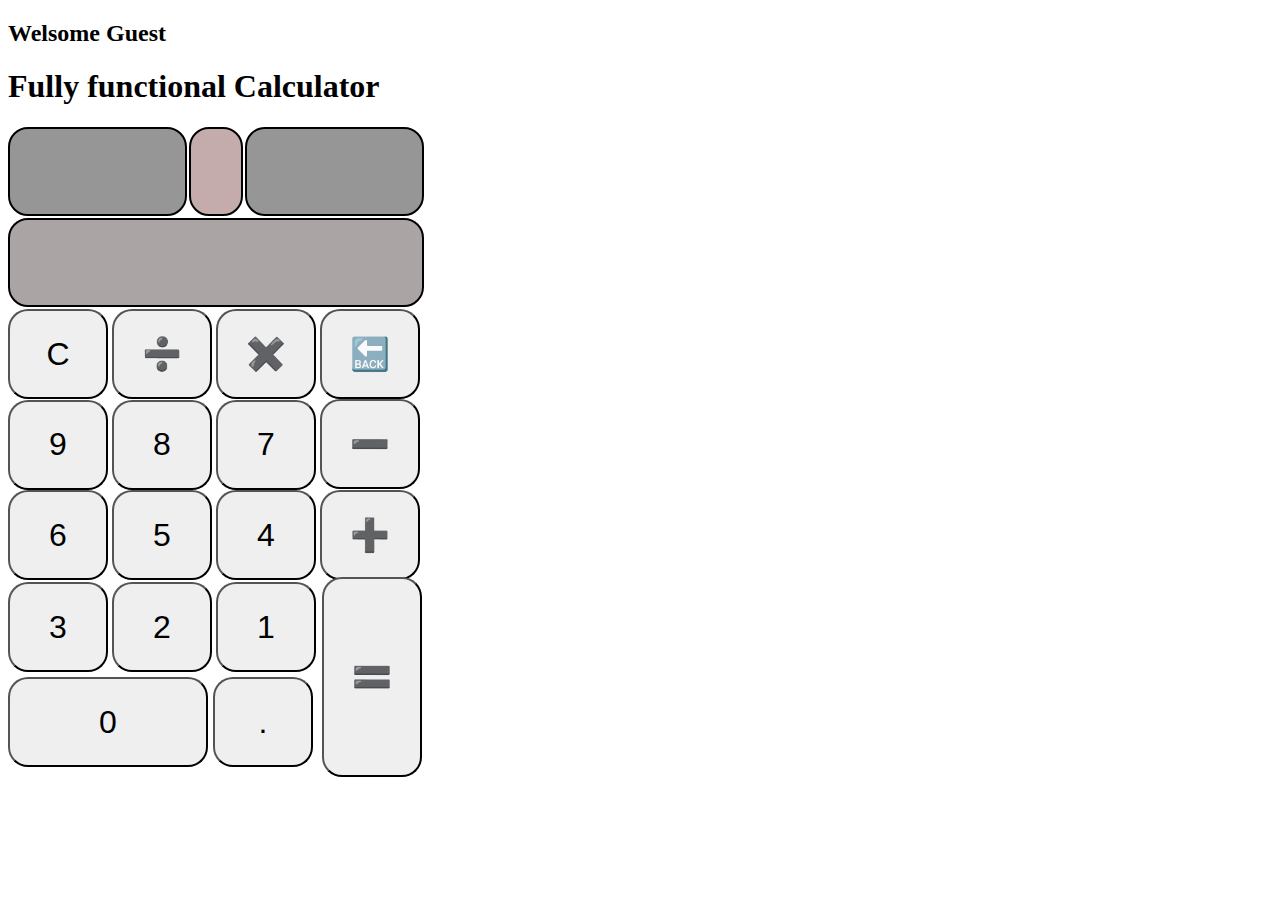
<file: Aviraj/All-files/calculator/calculator.html>
<!DOCTYPE html>
<html lang="en">
<head>
    <meta charset="UTF-8">
    <meta name="viewport" content="width=device-width, initial-scale=1.0">
    <title>Calculator</title>
    <link rel="stylesheet" href="calculator.css">
</head>
<body>
    <div class="headings" >
    <h2 id="heading1" aria-required="true"> </h2>

    <h1> Fully functional Calculator</h1>
    </div>

    <div class="calculator">
        <div class="screens">
        <div id="first-num"></div>
        <div id="operator"></div>

        <div id="sec-num"></div>
    </div>
        <div id="screen"></div>

        <div class="line1">
            <button id="all-clear" class="action">C</button>
            <button class="action">➗</button>
            <button class="action">✖️</button>  
            <button class="action">🔙</button>
        </div>

        <div class="line2">
            <button class="value">9</button>
            <button class="value">8</button>
            <button class="value">7</button>  
            <button class="action">➖</button>
        </div>

            <div class="line3">
            <button class="value">6</button>
            <button class="value">5</button>
            <button class="value">4</button>  
            <button class="action">➕</button>
        </div>

            <div class="line4" style="margin-top: 2px;">
            <button class="value">3</button>
            <button class="value">2</button>
            <button class="value">1</button>  
            <!-- <button class="action"></button> -->
        </div>

        <div class="line5" style="display: flex; margin-top: 5px;">
            <button style="width: 200px;" class="value"> 0 </button>
            <button class="value" style="margin-left: 5px;"> . </button>
            <button id="equals-too" class="action" style="height: 200px; margin-top: -100px; margin-left: 9px;">🟰</button>
        </div>
    </div>
 

    <script src="calculator.js"></script>
</body>
</html>
</file>
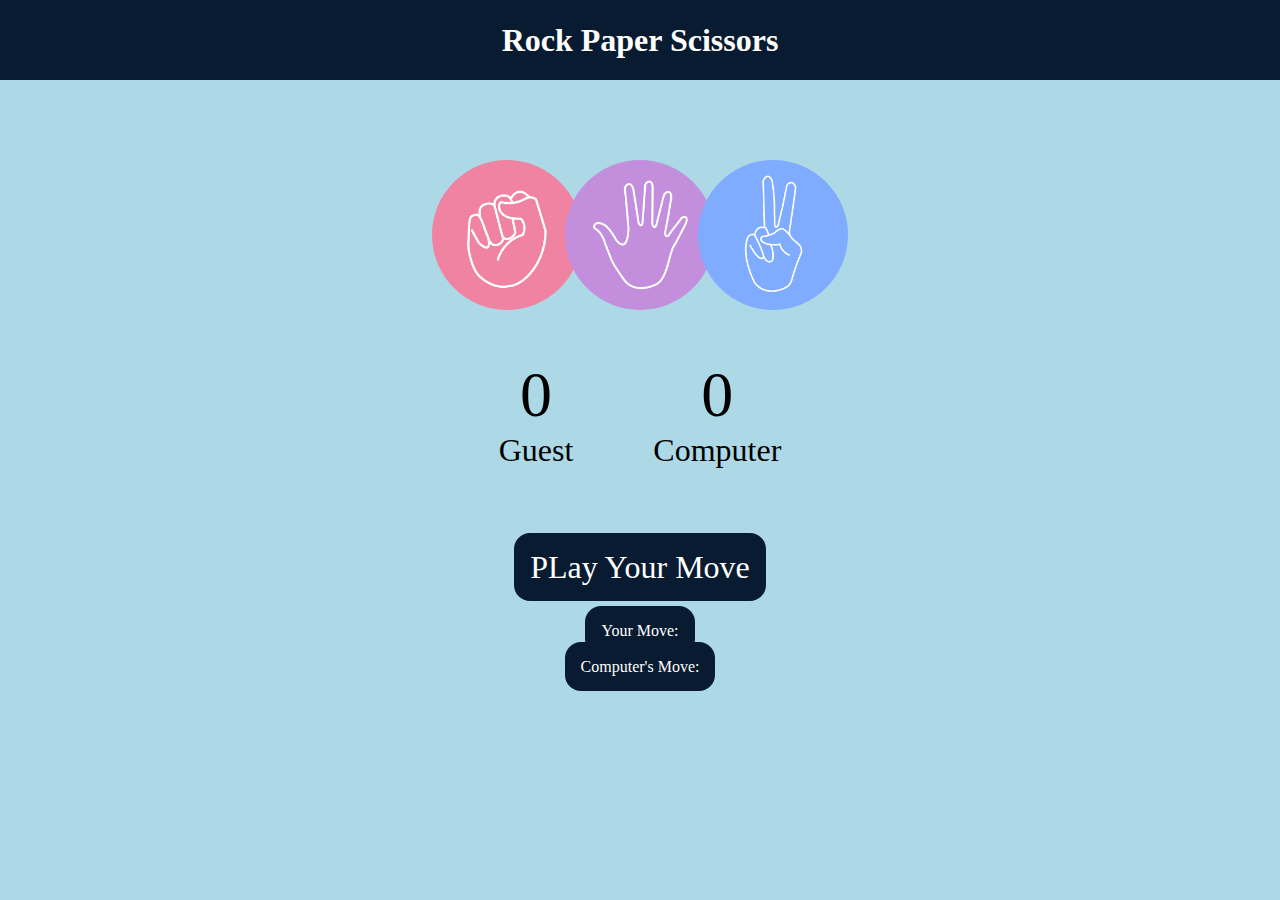
<file: Aviraj/All-files/Rock-Ppaer-Scissor/rps.html>
<!DOCTYPE html>
<html lang="en">
<head>
    <meta charset="UTF-8">
    <meta name="viewport" content="width=device-width, initial-scale=1.0">
    <title>Rock Paper Scissors</title>
    <link rel="stylesheet" href="rps.css">
</head>
<body>
    
    <h1>Rock Paper Scissors</h1>
    <div class="choices">
        <div class="choice" id="rock">
            <img src="../images/rock.png" alt="">
        </div>
        <div class="choice" id="paper">
            <img src="../images/paper.png" alt="">
        </div>
        <div class="choice" id="scissors">
            <img src="../images/scissors.png" alt="">
        </div>
    </div>

<div class="scoreboard">
    <div class="score" >
        <p id="user-score">0</p>
        <p id="prompt">You're name</p>
    </div>
    <div class="score" >
        <p id="comp-score">0</p>
        <p>Computer</p>
    </div>
</div>

<div class="msg-container">
    <p id="msg"> PLay Your Move</p>
</div>
<br><br>
<p id="ur-msg"> Your Move: </p> <br><br>
<p id="comp-msg"> Computer's Move: </p>

<script src="rps.js"></script>
</body>
</html>
</file>
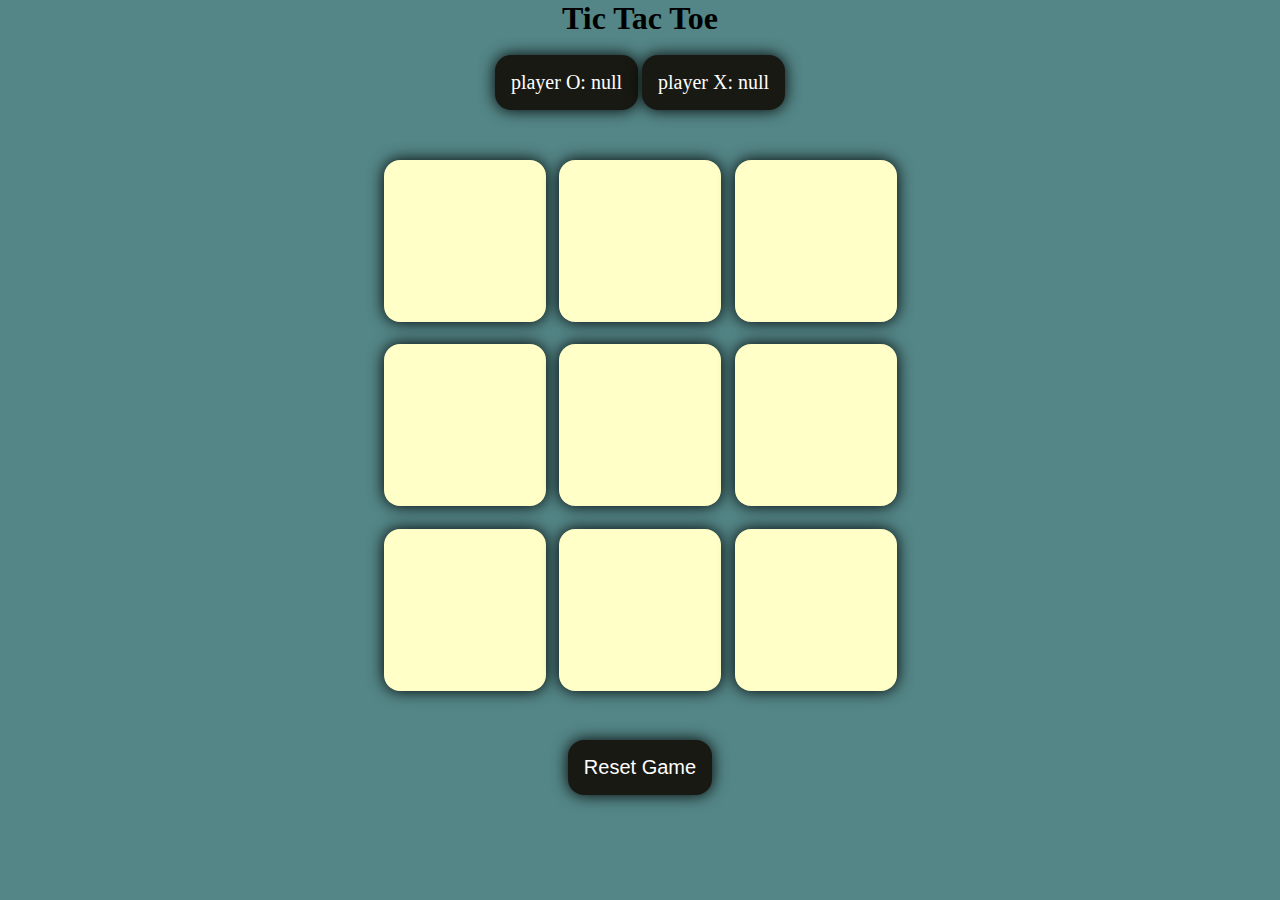
<file: Aviraj/All-files/Tic-Tac-Toe/ttt.html>
<!DOCTYPE html>
<html lang="en">
<head>
    <meta charset="UTF-8">
    <meta name="viewport" content="width=device-width, initial-scale=1.0">
    <title>Tic-Tac-Toe</title>
    <link rel="stylesheet" href="ttt.css">
</head>
<body>
    <div class="msg-container hide">
        <p id="msg">Winner</p>
        <br><br>
        <button id="newbtn">New Game</button>
    </div>
    <!-- <div class="draw-msg ">
        <p id="drawmsgs"></p>
    </div> -->
    <main>
    <h1 id="h1">Tic Tac Toe</h1> <br>
    <p id="Ouser">O</p>
    <p id="Xuser">X</p>
    <div class="container">
    <div class="game">
        <button class="box"></button>
        <button class="box"></button>
        <button class="box"></button>
        <button class="box"></button>
        <button class="box"></button>
        <button class="box"></button>
        <button class="box"></button>
        <button class="box"></button>
        <button class="box"></button>
    </div>
   </div>
   <button id="resetbtn">Reset Game</button>
   </main>


   <!-- <a href="index.html">
    <button>Go to Main Page</button>
   </a> -->
<script src="ttt.js"></script>
</body>
</html>
</file>
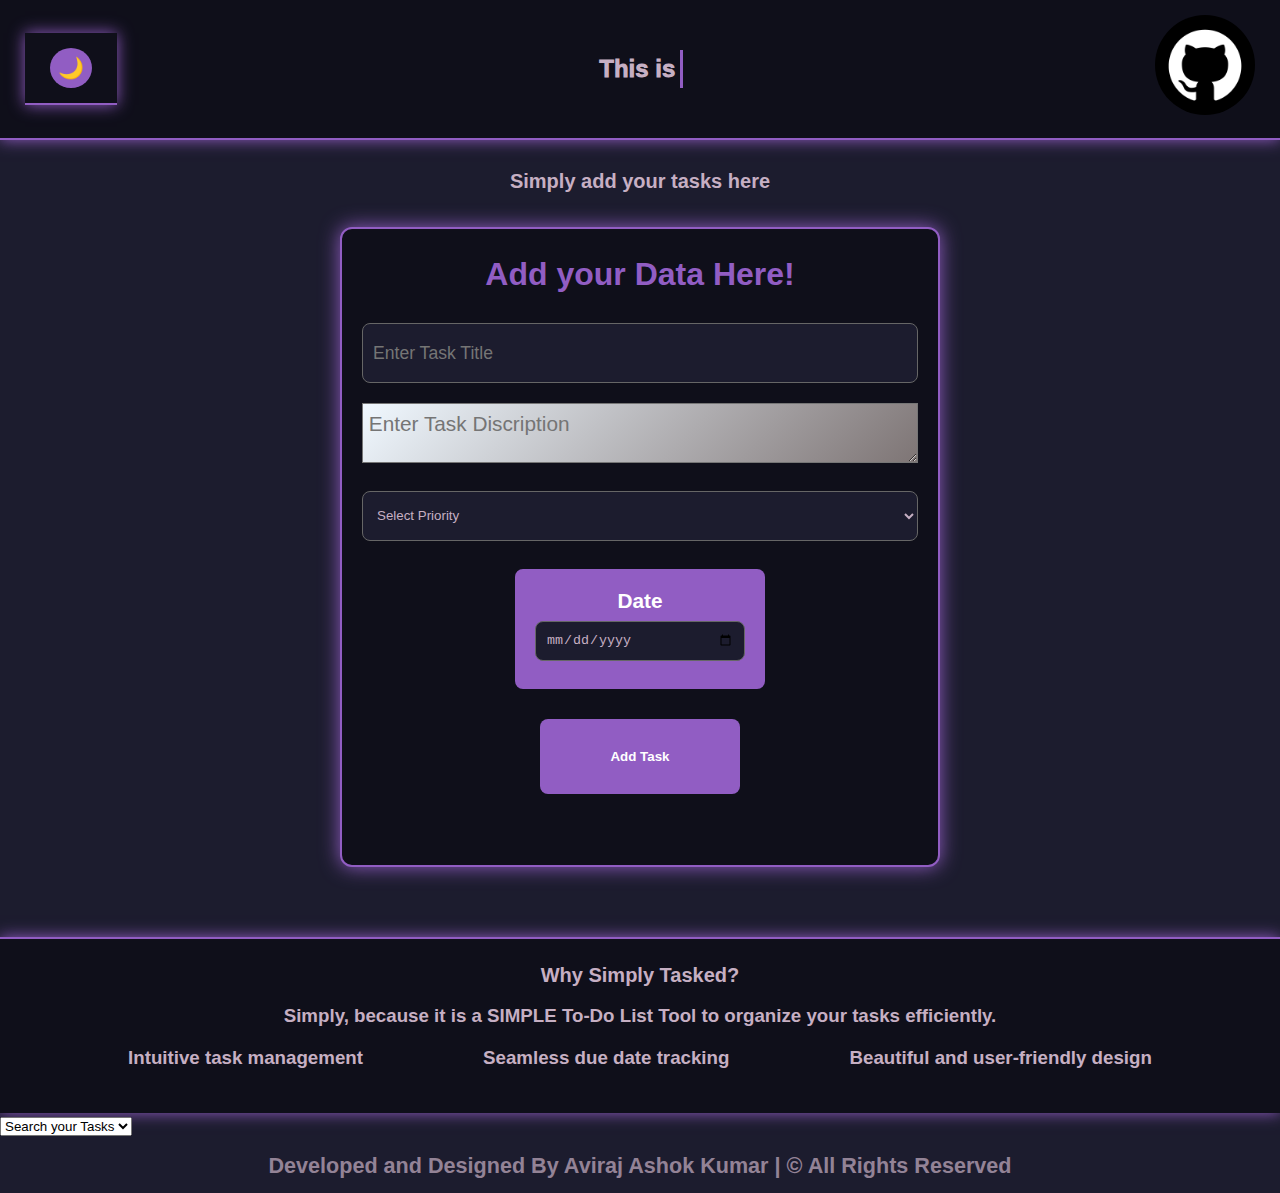
<file: Aviraj/All-files/to-d-list/to-d-list.html>
<!DOCTYPE html>
<html lang="en">
<head>
    <meta charset="UTF-8">
    <meta name="viewport" content="width=device-width, initial-scale=1.0">
    <title>to-d-list Application</title>
    <link rel="stylesheet" href="to-d-list.css">
</head>
<body>
    <div class="navbar">
        <div class="navbar">
    <button id="theme-toggle">🌙</button>
    </div>
 

        <div class="text-list">
        <span class="line-typing" id="typed-line"></span>
        </div>

        <div class="github-logo">
        <a href="https://github.com/Aviraj216" target="_blank">
            <img src="../images/github-logo.png" alt="GitHub Right" title="GitHub Logo" style="height: 100px; width: 100px; border-radius: 50%;"/>
        </a>
        </div>
    </div>
    <br>
    <div class="text-list" style="font-size: 1.25rem; font-weight:800;">Simply add your tasks here</div>



    <form action="" id="to-d-list-form"> 
        <h1>Add your Data Here!</h1>
        <input name="Task title" id="task-title" placeholder="Enter Task Title" required></input>
        <textarea name="Task discription" id="task-discription" placeholder=" Enter Task Discription" required></textarea>
        <select name="priority seceltion" id="priority-selection" required>
            <option value="" disabled selected>Select Priority</option>
            <option value="high">High</option>
            <option value="medium">Medium</option>
            <option value="low">Low</option>
        </select> <br>
        <button id="date-button">
         Date <br>  <!-- <label for="date">Date:</label> -->
            <input id="date" type="date" name="date" required >
        </button> <br>
            <button type="submit" id="add-task">Add Task</button>
    </form>


    <div class="task-output">
        <button id="delete-task" hidden></button> 
        <button id="edit-task" hidden></button>
    </div>

    <div class="footer">
        <div id="footer-text">
            <h2 style="font-size: 1.25rem; font-weight:800;">Why Simply Tasked?</h2>
            <h3>Simply, because it is a SIMPLE To-Do List Tool to organize your tasks efficiently.</h3>
            
            <ol>
                <h3> Intuitive task management</h3>
                <h3>Seamless due date tracking</h3>
                <h3>Beautiful and user-friendly design</h3>
            </ol>
        </div>
    </div>
    <div> 
         <select name="Search box" id="Search-box">
            <option value="" disabled selected>Search your Tasks </option>
            <option></option>
            <option></option>
            <option></option>
        </select>
    </div>
    <footer>    
        <h2>Developed and Designed By Aviraj Ashok Kumar | © All Rights Reserved</h2>
    </footer>


    <script src="to-d-list.js"></script>
</body>
</html>
</file>
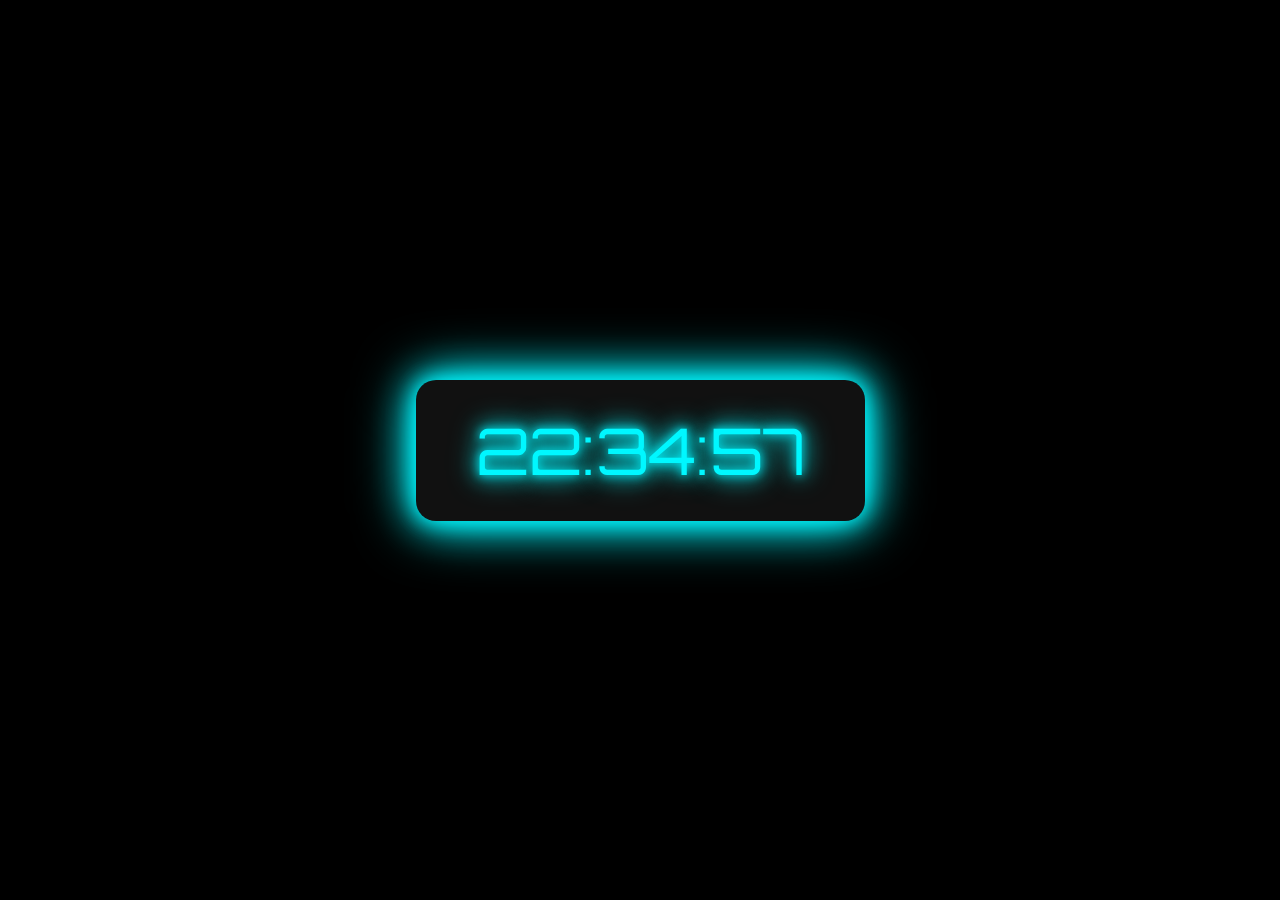
<file: Aviraj/All-files/practice-projects/clock/clock.html>
<!DOCTYPE html>
<html lang="en">
<head>
  <meta charset="UTF-8">
  <meta name="viewport" content="width=device-width, initial-scale=1.0">
  <title>Digital Clock</title>
  <link href="https://fonts.googleapis.com/css2?family=Orbitron:wght@500&display=swap" rel="stylesheet">

  <link rel="stylesheet" href="clock.css">
</head>
<body>
  <div class="clock-container">
    <div id="clock">00:00:00</div>
  </div>

  <script src="clock.js"></script>
</body>
</html>
</file>
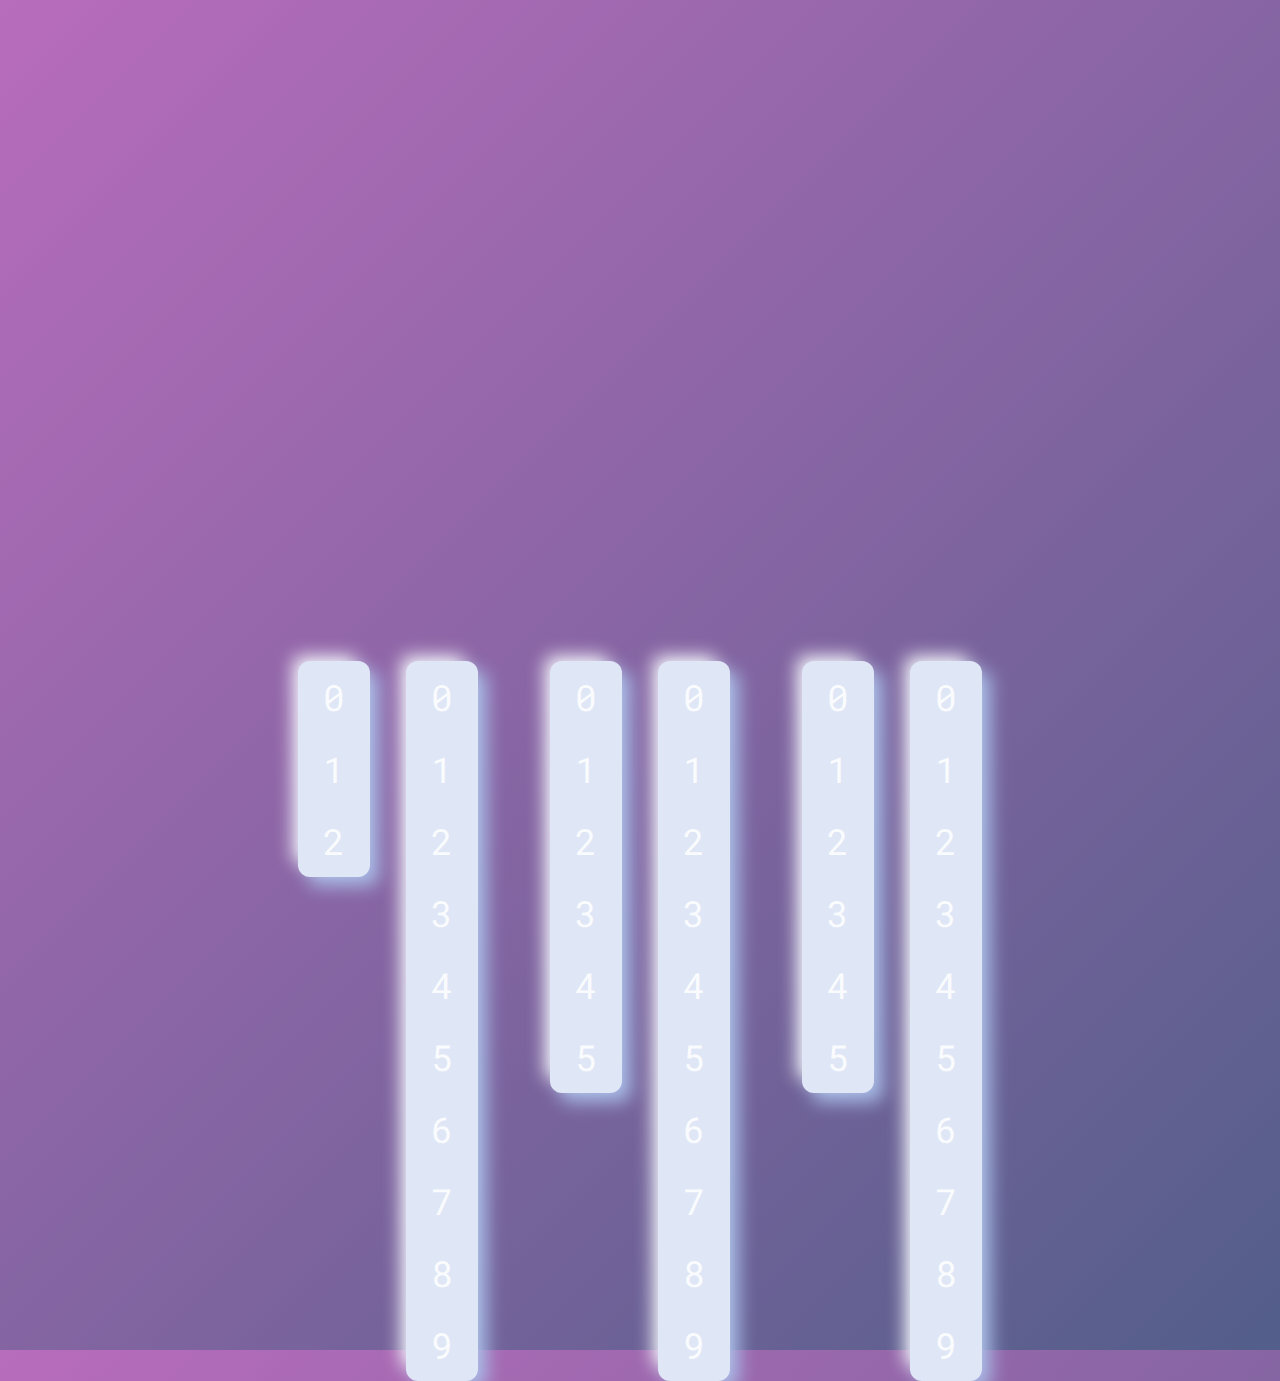
<file: Aviraj/All-files/practice-projects/clock2/clock2.html>
<!DOCTYPE html>
<html lang="en">
<head>
  <meta charset="UTF-8">
  <meta name="viewport" content="width=device-width, initial-scale=1.0">
  <link rel="preconnect" href="https://fonts.googleapis.com">
  <link rel="preconnect" href="https://fonts.gstatic.com" crossorigin>
  <link  href="https://fonts.googleapis.com/css2?family=Roboto+Mono&display=swap" rel="stylesheet">
  <link rel="stylesheet" href="clock2.css">
  <script src="clock2.js" defer></script>
  <title>Clock style 2</title>
</head>
<body>
  <div class="clock">
   <div class="hr">
    <div class="strip">
        <div class="number">0</div>
        <div class="number">1</div>
        <div class="number">2</div>
    </div>
    <div class="strip">
        <div class="number">0</div>
        <div class="number">1</div>
        <div class="number">2</div>
        <div class="number">3</div>
        <div class="number">4</div>
        <div class="number">5</div>
        <div class="number">6</div>
        <div class="number">7</div>
        <div class="number">8</div>
        <div class="number">9</div>
    </div>
   </div>
   <div class="min">
    <div class="strip">
        <div class="number">0</div>
        <div class="number">1</div>
        <div class="number">2</div>
        <div class="number">3</div>
        <div class="number">4</div>
        <div class="number">5</div>
    </div>
    <div class="strip">
        <div class="number">0</div>
        <div class="number">1</div>
        <div class="number">2</div>
        <div class="number">3</div>
        <div class="number">4</div>
        <div class="number">5</div>
        <div class="number">6</div>
        <div class="number">7</div>
        <div class="number">8</div>
        <div class="number">9</div>
    </div>
   </div>
   <div class="sec">
    <div class="strip">
        <div class="number">0</div>
        <div class="number">1</div>
        <div class="number">2</div>
        <div class="number">3</div>
        <div class="number">4</div>
        <div class="number">5</div>
    </div>
    <div class="strip">
        <div class="number">0</div>
        <div class="number">1</div>
        <div class="number">2</div>
        <div class="number">3</div>
        <div class="number">4</div>
        <div class="number">5</div>
        <div class="number">6</div>
        <div class="number">7</div>
        <div class="number">8</div>
        <div class="number">9</div>
    </div>
   </div>
</div>    
<!-- <script src="clock2.js"></script> -->
</body>
</html>
</file>
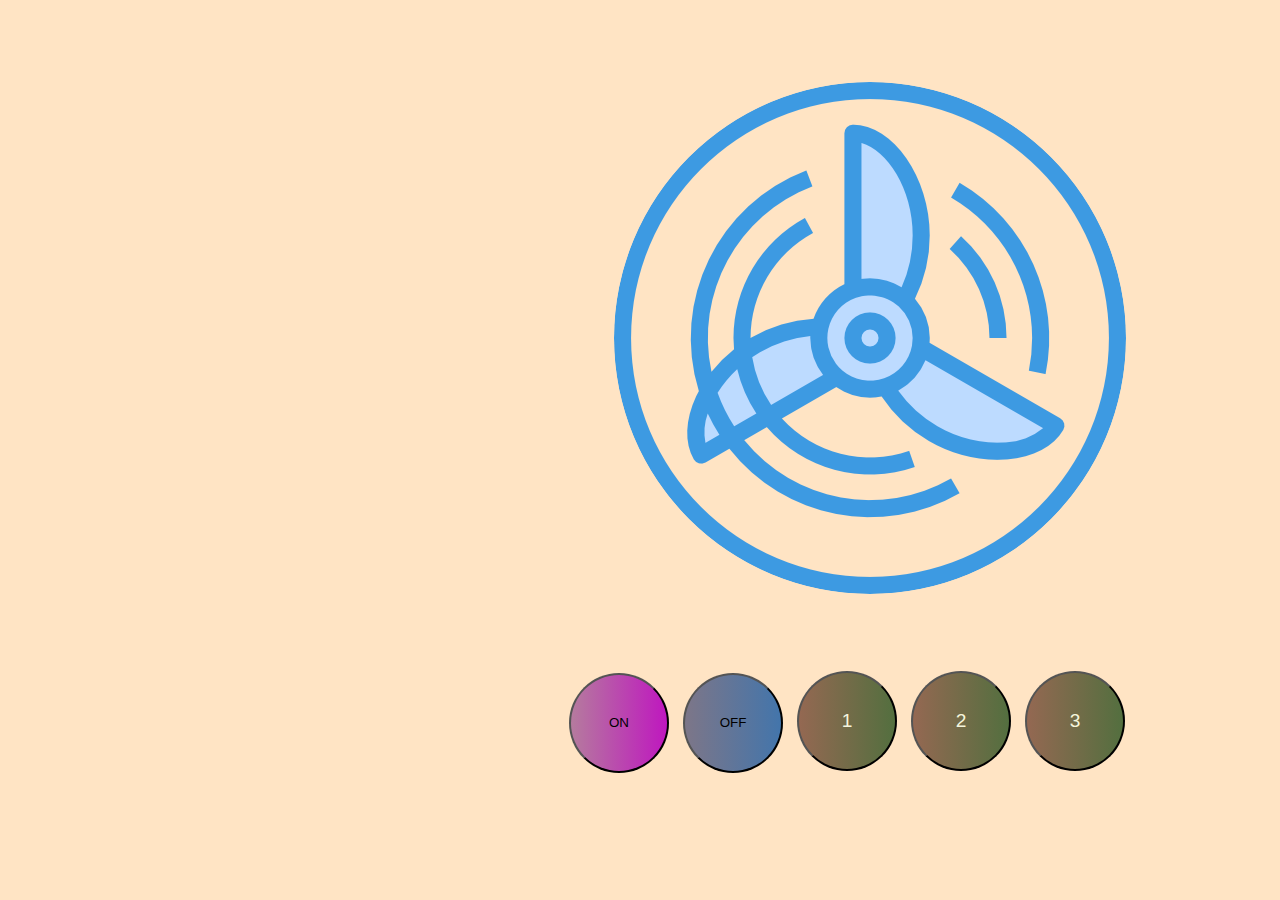
<file: Aviraj/All-files/practice-projects/fan/fan.html>
<!DOCTYPE html>
<html lang="en">
<head>
    <meta charset="UTF-8">
    <meta name="viewport" content="width=device-width, initial-scale=1.0">
    <title> Fan </title>
    <link rel="stylesheet" href="fan.css">
</head>
<body>
    
   <div class="main">
    <img src="../../images/fan.png" /> <br><br>
        <button id="fanon" onclick="myfunon()">ON</button>
        <button id="fanoff" onclick="myfunoff()">OFF</button>
        <button id="fan1" onclick="myfun2()">1</button>
        <button id="fan2" onclick="myfun3()">2</button>
        <button id="fan3" onclick="myfun4()">3</button>
    </div>
    <script src="fan.js"></script>
</body>
</html>
</file>
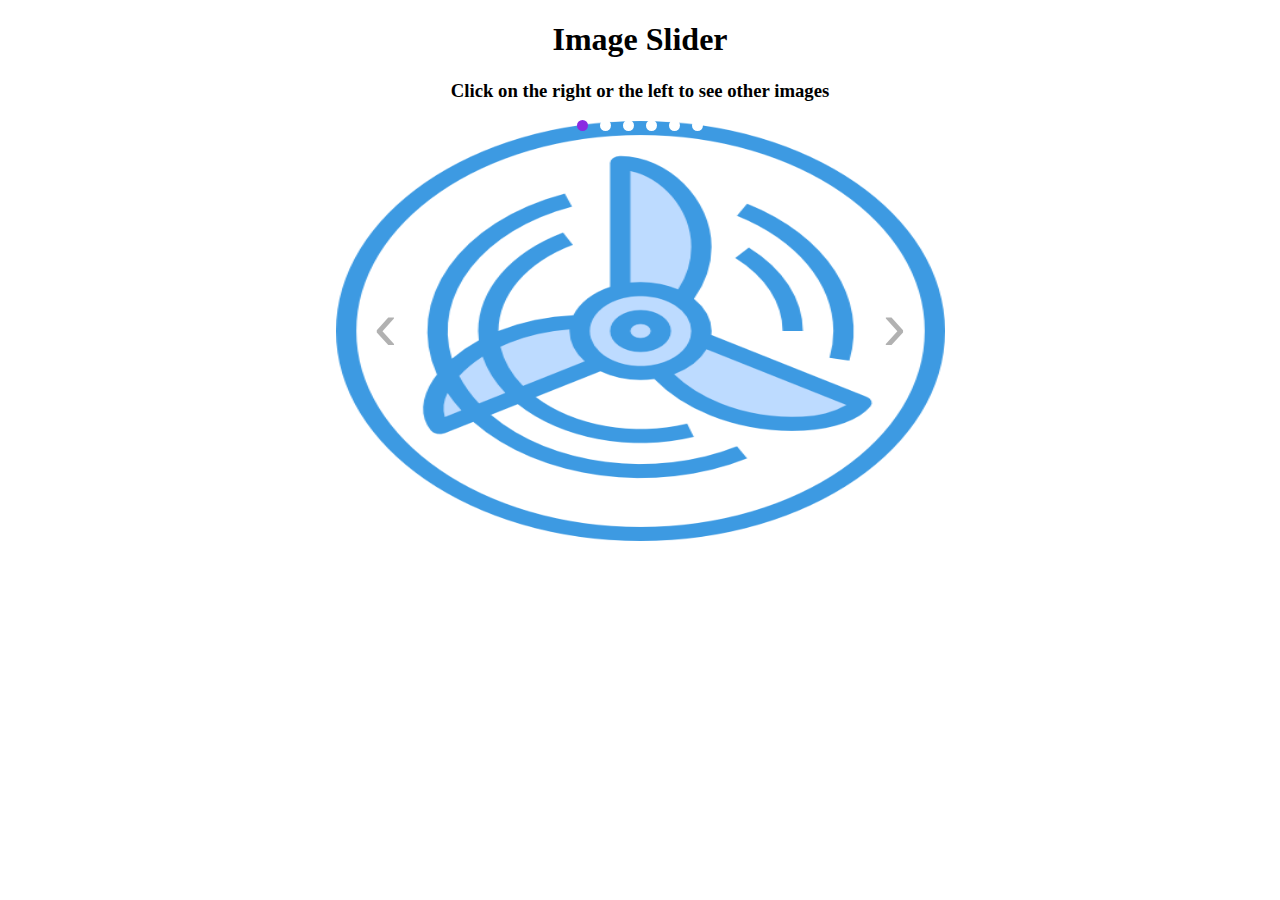
<file: Aviraj/All-files/practice-projects/pic-effects/piceffect.html>
<!DOCTYPE html>
<html lang="en">
<head>
  <meta charset="UTF-8">
  <title>Image Slider</title>
  <link rel="stylesheet" href="piceffect.css">
</head>
<body>
    
      <h1 class="top-text">Image Slider</h1> 
      <h3 class="top-text"> Click on the right or the left to see other images</h3>
    
  <ul class="slides">
    <input type="radio" name="radio-btn" id="img-1" checked />
    <li class="slide-container">
      <div class="slide">
        <img src="../../images/fan.png" />
      </div>
      <div class="nav">
        <label for="img-6" class="prev">&#x2039;</label>
        <label for="img-2" class="next">&#x203a;</label>
      </div>
    </li>

    <input type="radio" name="radio-btn" id="img-2" />
    <li class="slide-container">
      <div class="slide">
        <img src="../../images/Beauty-products.jpg" />
      </div>
      <div class="nav">
        <label for="img-1" class="prev">&#x2039;</label>
        <label for="img-3" class="next">&#x203a;</label>
      </div>
    </li>

    <input type="radio" name="radio-btn" id="img-3" />
    <li class="slide-container">
      <div class="slide">
        <img src="../../images/jacket.jpg" />
      </div>
      <div class="nav">
        <label for="img-2" class="prev">&#x2039;</label>
        <label for="img-4" class="next">&#x203a;</label>
      </div>
    </li>

    <input type="radio" name="radio-btn" id="img-4" />
    <li class="slide-container">
      <div class="slide">
        <img src="../../images/technology.jpg" />
      </div>
      <div class="nav">
        <label for="img-3" class="prev">&#x2039;</label>
        <label for="img-5" class="next">&#x203a;</label>
      </div>
    </li>

    <input type="radio" name="radio-btn" id="img-5" />
    <li class="slide-container">
      <div class="slide">
        <img src="../../images/github-logo.png" />
      </div>
      <div class="nav">
        <label for="img-4" class="prev">&#x2039;</label>
        <label for="img-6" class="next">&#x203a;</label>
      </div>
    </li>

    <input type="radio" name="radio-btn" id="img-6" />
    <li class="slide-container">
      <div class="slide">
        <img src="../../images/smartphones.jpg" />
      </div>
      <div class="nav">
        <label for="img-5" class="prev">&#x2039;</label>
        <label for="img-1" class="next">&#x203a;</label>
      </div>
    </li>

    <li class="nav-dots">
      <label for="img-1" class="nav-dot" id="img-dot-1"></label>
      <label for="img-2" class="nav-dot" id="img-dot-2"></label>
      <label for="img-3" class="nav-dot" id="img-dot-3"></label>
      <label for="img-4" class="nav-dot" id="img-dot-4"></label>
      <label for="img-5" class="nav-dot" id="img-dot-5"></label>
      <label for="img-6" class="nav-dot" id="img-dot-6"></label>
    </li>
  </ul>
</body>
</html>
</file>
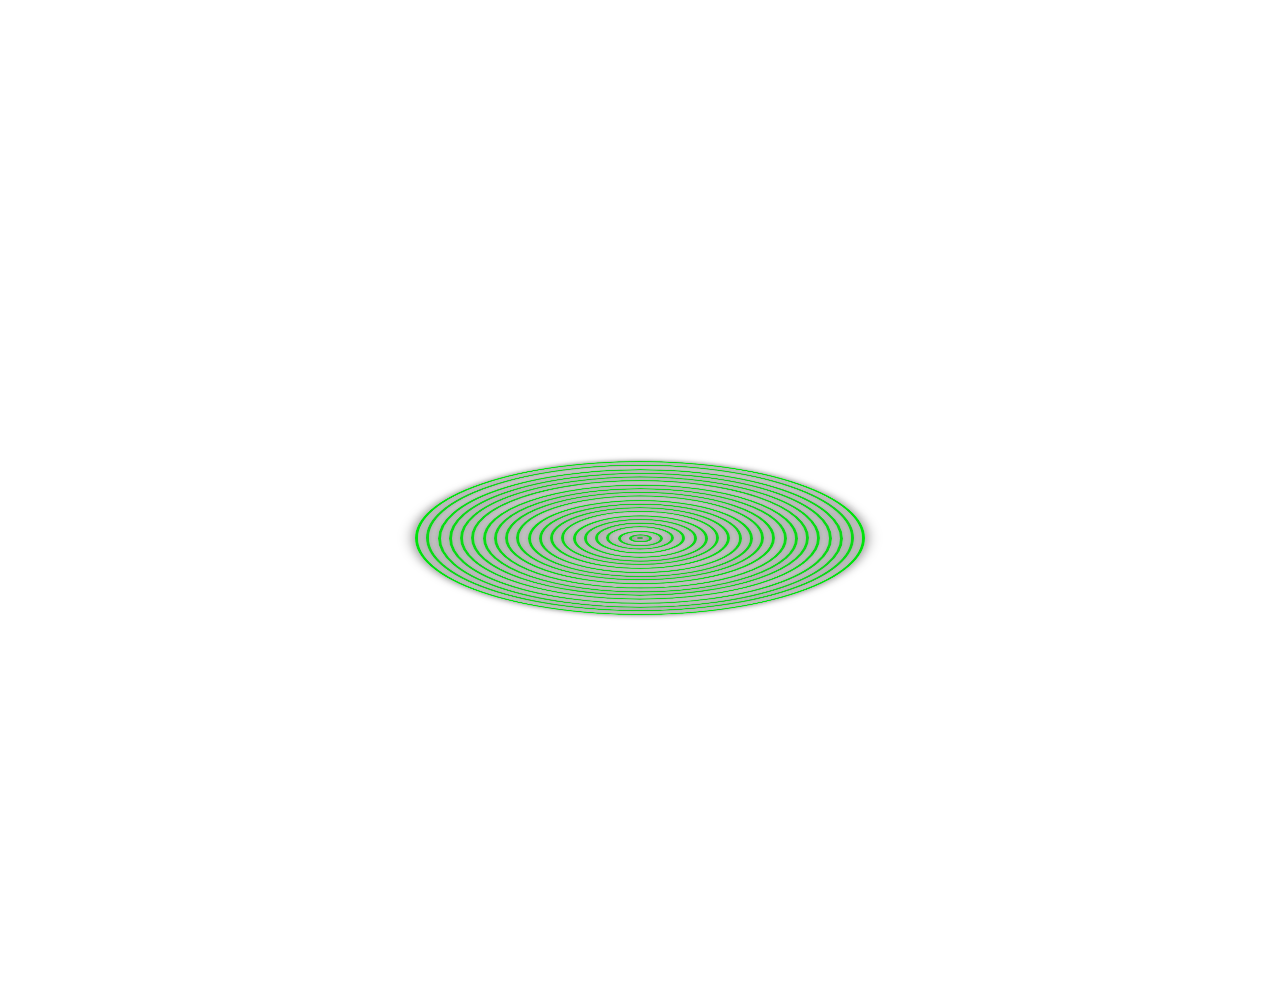
<file: Aviraj/All-files/practice-projects/sample1/sample1.html>
<!DOCTYPE html>
<html lang="en">
<head>
    <meta charset="UTF-8">
    <meta name="viewport" content="width=device-width, initial-scale=1.0">
    <title>Document</title>
    <link rel="stylesheet" href="sample1.css">
</head>
<body>
     <div class="container">
            <div class="circle" style="--i:0;"></div>
            <div class="circle" style="--i:1;"></div>
            <div class="circle" style="--i:2;"></div>
            <div class="circle" style="--i:3;"></div>
            <div class="circle" style="--i:4;"></div>
            <div class="circle" style="--i:5;"></div>
            <div class="circle" style="--i:6;"></div>
            <div class="circle" style="--i:7;"></div>
            <div class="circle" style="--i:8;"></div>
            <div class="circle" style="--i:9;"></div>
            <div class="circle" style="--i:10;"></div>
            <div class="circle" style="--i:11;"></div>
            <div class="circle" style="--i:12;"></div>
            <div class="circle" style="--i:13;"></div>
            <div class="circle" style="--i:14;"></div>
            <div class="circle" style="--i:15;"></div>
            <div class="circle" style="--i:16;"></div>
            <div class="circle" style="--i:17;"></div>
            <div class="circle" style="--i:18;"></div>
            <div class="circle" style="--i:19;"></div>
            <div class="circle" style="--i:20;"></div>
              
    </div>
</body>
</html>
</file>
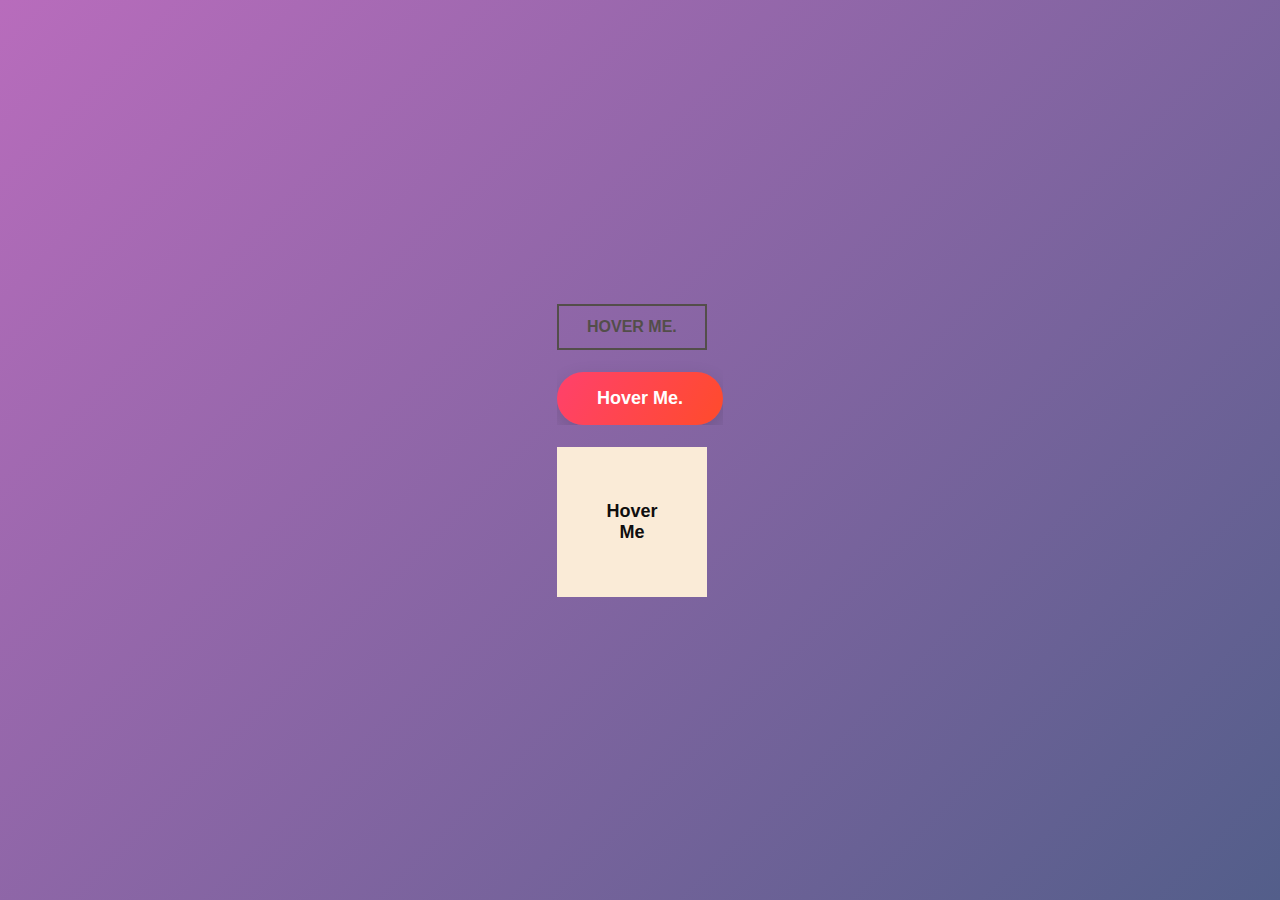
<file: Aviraj/All-files/practice-projects/sample2/sample2.html>
<!DOCTYPE html>
<html lang="en">
<head>
  <meta charset="UTF-8" />
  <meta name="viewport" content="width=device-width,initial-scale=1.0" />
  <title>Slide-In Hover Button</title>
  <link rel="stylesheet" href="sample2.css" />
</head>
<body>
  <div class="allhovers">
  <div class="hover1">
   <div class="hover1">
  <button class="hover1__button">Hover Me.</button>
  <div class="hover1__overlay"></div>
</div>
 <br> <br>

<button class="hover2"><span>Hover Me.</span></button> 

</div>

<br> <br>

<div class="hover3">
  <span>Hover Me</span>
  <div class="extra-text">The color can be changed as per Need</div>
</div>

</body>
</html>
</file>
<file: Aviraj/All-files/calculator/calculator.css>
button {
    font-size: xx-large;
    height: 90px;
    width: 100px;
    border-radius: 20px;

}
.calculator{
    width: 600px;
    /* padding-left: 350px; */
    /* border: solid black 2px ; */
}

#screen{
    margin-bottom: 2px;
    text-align: right;
    font-size: xx-large;
    background-color: rgb(170, 164, 164);
    height: 85px;
    width: 412px;
    border: solid black 2px ;
    border-radius: 20px;
}
#first-num{
    text-align: center;
    /* display: flex; */
    font-size: xx-large;
    background-color: rgb(150, 150, 150);
    height: 85px;
    width: 175px;
    border: solid black 2px ;
    border-radius: 20px;
}


#sec-num{
    margin-left: 2px;
    text-align: center;
    font-size: xx-large;
    background-color: rgb(150, 150, 150);
    height: 85px;
    width: 175px;
    border: solid black 2px ;
    border-radius: 20px;
}

#operator{
    margin-left: 2px;
    text-align: center;
    font-size: xx-large;
    background-color: rgb(197, 172, 172);
    height: 85px;
    width: 50px;
    border: solid black 2px ;
    border-radius: 20px;

}

.screens{
    display: flex;
    margin-bottom: 2px;
}
</file>
<file: Aviraj/All-files/Rock-Ppaer-Scissor/rps.css>
* {
    margin: 0;
    padding: 0;
    text-align: center;
}
body{
    background-color: #add8e6;
}

h1 {
    background-color: #081b31;
    color: #fff;
    height: 5rem;
    line-height: 5rem;
}

.choice {
    height: 150px;
    width: 85px;
    border-radius: 50%;
    display: flex;
    justify-content: center;
    align-items: center;
}
.choice:hover{
    cursor: pointer;
    background-color: #081b31;
}
img {
    height: 150px;
    width: 150px; 
    object-fit: cover; 
    border-radius: 50%;
}
.choices {
    display: flex;
    justify-content: center;
    align-items: center;
    gap: 3rem;
    margin-top: 5rem;
}
.scoreboard{
    display: flex;
    justify-content: center;
    align-items: center;
    font-size: 2rem;
    margin-top: 3rem;
    gap: 5rem;
}

#user-score,
#comp-score {
    font-size: 4rem;
}
.msg-container{
    margin-top: 5rem;

}
#msg {
    background-color: #081b31;
    color: #fff;
    font-size: 2rem;
    display: inline;
    padding: 1rem;
    border-radius: 1rem;
}
#ur-msg{
    background-color: #081b31;
    color: #fff;
    font-size: 1rem;
    display: inline;
    padding: 1rem;
    border-radius: 1rem;
    margin: 10px;
}
#comp-msg{
    background-color: #081b31;
    color: #fff;
    font-size: 1rem;
    display: inline;
    padding: 1rem;
    border-radius: 1rem; 
}
</file>
<file: Aviraj/All-files/Tic-Tac-Toe/ttt.css>
* {
    margin: 0;
    padding: 0;
}
body {
    background-color: #548687;
    text-align: center;
}

.container {
    height: 70vh;
    display: flex;
    justify-content: center;
    align-items: center;
}
.game{
    height: 60vmin;
    width:  60vmin;
    display: flex;
    flex-wrap: wrap;
    justify-content: center;
    align-items: center;
    gap: 1.5vmin;
}

.box{
    height: 18vmin;
    width:  18vmin;
    border-radius: 1rem;
    border: none;
    box-shadow: 0 0 1rem rgba(0,0,0,1);
    font-size: 8vmin;
    color: #b0413e;
    background-color: #ffffc7;
} 

#resetbtn {
    padding: 1rem;
    font-size: 1.25rem;
    background-color: #191913;
    color: #fff;
    border-radius: 1rem;
    border: none;
    box-shadow: 0 0 1rem rgba(0,0,0,1);
}
#newbtn {
    padding: 1rem;
    font-size: 1.25rem;
    background-color: #191913;
    color: #fff;
    border-radius: 1rem;
    border: none;
    box-shadow: 0 0 1rem rgba(0,0,0,1);  
}

#msg {
    color: #ffffc7;
    font-size: 5vmin;
}

.msg-container{
    height: 100vmin;
    display: flex;
    justify-content: center;
    align-items: center;
    flex-direction: column;
}
.hide {
    display: none;
}

#draw-msgs {
    color: #ffffc7;
    font-size: 5vmin;
}
.drawmsg{
    height: 20vmin;
    display: flex;
    justify-content: center;
    align-items: center;
    flex-direction: column;
}
/* .hidden {
    display: none;
} */
#Ouser {
    height: fit-content;
    width: fit-content;
    display: inline-block;
    padding: 1rem;
    font-size: 1.25rem;
    background-color: #191913;
    color: #fff;
    border-radius: 1rem;
    border: none;
    box-shadow: 0 0 1rem rgba(0,0,0,1);
}
#Xuser {
    display: inline-block;
    height: fit-content;
    width: fit-content;
    text-align: center;
    padding: 1rem;
    font-size: 1.25rem;
    background-color: #191913;
    color: #fff;
    border-radius: 1rem;
    border: none;
    box-shadow: 0 0 1rem rgba(0,0,0,1);
}
</file>
<file: Aviraj/All-files/practice-projects/clock/clock.css>
* {
  margin: 0;
  padding: 0;
  box-sizing: border-box;
}

body {
  height: 100vh;
  display: flex;
  justify-content: center;
  align-items: center;
  background: #000;
  font-family: 'Orbitron', sans-serif;
}

.clock-container {
  background: #111;
  padding: 30px 60px;
  border-radius: 20px;
  box-shadow: 0 0 20px #00f7ff, 0 0 40px #00f7ff, 0 0 60px #00f7ff;
}

#clock {
  font-size: 64px;
  color: #00f7ff;
  text-shadow: 0 0 10px #00f7ff, 0 0 20px #00f7ff, 0 0 30px #00f7ff;
}
</file>
<file: Aviraj/All-files/practice-projects/clock2/clock2.css>
*{
 box-sizing: border-box;
 padding: 0;
 margin: 0;
}
body{
    font-family: 'Roboto Mono', monospace; 
    font-size: 4vmin;
    min-height: 150vh;
    display: grid;
    overflow: hidden;
    place-items: center;
    background: linear-gradient(-45deg, #535e8a, #b86cbc);
}
.hr,
.min,
.sec {
    display: grid;
    grid-template-columns: 1fr 1fr;
    grid-gap: 4vmin;
    grid-row: 1/2;
    align-items: start;
}
.number {
    user-select: none;
    width: 8vmin;
    height: 8vmin;
    display: grid;
    place-items: center;
    color: #f9fbfd;
    transition: all 500ms 100ms ease; 
    border-radius: 50%;
}
.number.pop {
    color: #3e6ccb;
    font-weight: bold;
    transform: scale(1.3);
    background-color: #dfe6f6;
    box-shadow: -1vmin -1vmin 2vmin -0.5vmin #f9fbfd, 1vmin 1vmin 2vmin #a9bee8;
}
.strip {
    transition: transform 500ms ease-in-out;
    border-radius: 1.333333333333333vmin;
    background-color: #dfe6f6;
    box-shadow: -1vmin -1vmin 2vmin -0.5vmin #f9fbfd, 1vmin 1vmin 2vmin #a9bee8;
}
.clock {
    display: grid;
    grid-template-columns: repeat(3, 1fr);
    grid-gap: 8vmin;
    height: 4vmin;
    position: relative;
    padding: 0.4vmin;
}
</file>
<file: Aviraj/All-files/practice-projects/fan/fan.css>
*{
  margin: 0;
  padding: 0;
  box-sizing: border-box;   
}

body{
    margin-left: 420px;
    height: 90vh;
    width: 100vh;
    display: flex;
    align-items: center;
    justify-content: center;
    background-color: bisque;
}
    
img{
    padding: 50px;
    border-radius: 50%;
    animation: fananmin linear infinite;
}

@keyframes fananmin
{
    100%
    {
        transform: rotate(360deg);
    }
}
#fanon{
    margin: 5px;
    height: 100px;
    width: 100px;
    border-radius: 50%;
    background: linear-gradient(to right, #b57b9e, #bf17bf);
}
#fanoff{
    margin: 5px;
    height: 100px;
    width: 100px;
    border-radius: 50%;
    background: linear-gradient(to right, #7d7688, #4375ab);
}
#fan1{
    margin: 5px;
    height: 100px;
    width: 100px;
    border-radius: 50%;
    background: linear-gradient(to right, #946852, #536f3f);
    color: beige;
    font-size: larger;
}
#fan2{
    margin: 5px;
    height: 100px;
    width: 100px;
    border-radius: 50%;
    background: linear-gradient(to right, #946852, #536f3f);
    color: beige;
    font-size: larger;
}
#fan3{
    margin: 5px;
    height: 100px;
    width: 100px;
    border-radius: 50%;
    background: linear-gradient(to right, #946852, #536f3f);
    color: beige;
    font-size: larger;
}
</file>
<file: Aviraj/All-files/practice-projects/pic-effects/piceffect.css>
.top-text{
  display: flex;
  justify-content: center;
  align-items: center;
}

.slides {
  padding: 0;
  width: 609px;
  height: 420px;
  display: block;
  margin: auto;
  position: relative;
  transition: box-shadow 0.5s;
  border-radius: 20px;
  user-select: none;
}

.slides input {
  display: none;
}

.slide-container {
  display: block;
}

.slide {
  opacity: 0;
  width: 609px;
  height: 420px;
  display: block;
  position: absolute;
  transform: scale(0);
  transition: all 1.7s ease-in-out;
}

.slide img {
  width: 100%;
  height: 100%;
  border-radius: 20px;
}

.nav label {
  width: 100px;
  height: 100%;
  display: none;
  position: absolute;
  opacity: 0.3;
  z-index: 9;
  cursor: pointer;
  transition: opacity 0.2s;
  font-size: 70px;
  font-weight: normal;
  text-align: center;
  line-height: 410px;
  font-family: "Varela Round", sans-serif;
}

.slide:hover .nav label {
  opacity: 0.5;
}

.nav .next {
  right: 0;
}

input:checked + .slide-container .slide {
  opacity: 1;
  transform: scale(1);
  transition: opacity 1s ease-in-out;
}

input:checked + .slide-container .nav label {
  display: block;
}

.nav-dots {
  width: 100%;
  bottom: 9px;
  height: 11px;
  display: block;
  position: relative;
  text-align: center;
}

.nav-dots .nav-dot {
  top: 5px;
  width: 11px;
  height: 11px;
  margin: 0 4px;
  position: relative;
  border-radius: 100%;
  display: inline-block;
  background-color: #ffffff;
  cursor: pointer;
}

input#img-1:checked ~ .nav-dots label#img-dot-1,
input#img-2:checked ~ .nav-dots label#img-dot-2,
input#img-3:checked ~ .nav-dots label#img-dot-3,
input#img-4:checked ~ .nav-dots label#img-dot-4,
input#img-5:checked ~ .nav-dots label#img-dot-5,
input#img-6:checked ~ .nav-dots label#img-dot-6 {
  background: blueviolet;
}
</file>
<file: Aviraj/All-files/practice-projects/sample1/sample1.css>
* {
    margin: 0;
    padding: 0;
    box-sizing: border-box;
}

body {
    display: flex;
    justify-content: center;
    align-items: center;
    height: 100vh;
    background: #ffffff;
    overflow: hidden;
}
.container {
    position: absolute;
    top: 20%;
    height: 90%;
    display: flex;
    justify-content: center;
    align-items: center;
}
.circle {
    position: absolute;
    background: transparent;
    width: calc(var(--i) * 2.5vmin);
    aspect-ratio: 1;
    border-radius: 50%;
    border: 3px solid rgb(0, 225, 13);
    transform-style: preserve-3d;
    transform: rotateX(70deg) translateZ(50px);
    animation: animate 3s ease-in-out calc(var(--i) * 0.08s) infinite;
    box-shadow: 0 0 15px rgb(124, 124, 124), 
    inset 0 0 15px rgb(124, 124, 124);
}
@keyframes animate {
    0%,
    100% {
        transform: rotateX(70deg) translateZ(50px) translateY(0);
        filter: hue-rotate(0);
    }
    50% {
        transform: rotateX(70deg) translateZ(50px) translateY(-50vmin);
        filter: hue-rotate(360deg);
        
    }
}
</file>
<file: Aviraj/All-files/practice-projects/sample2/sample2.css>
* {
  box-sizing: border-box;
  margin: 0;
  padding: 0;
}

body {
  display: flex;
  justify-content: center;
  align-items: center;
  height: 100vh;
  background: linear-gradient(-45deg, #535e8a, #b86cbc);
  font-family: sans-serif;
}
.hover1 {
  display: inline-block;
  position: relative;
  overflow: hidden;
  font-family: sans-serif;
}

.hover1__button {
  padding: 12px 28px;
  font-size: 16px;
  font-weight: bold;
  text-transform: uppercase;
  background: transparent;
  color: #534e4a;
  border: 2px solid #534e4a;
  cursor: pointer;
  transition: color 300ms ease, transform 300ms ease;
  position: relative;
  z-index: 2;
  background-color: transparent;
}

.hover1__overlay {
  position: absolute;
  bottom: -100%;
  left: 0;
  width: 100%;
  height: 100%;
  background: #534e4a;
  transition: bottom 300ms ease;
  z-index: 1;
}

.hover1:hover .hover1__overlay {
  bottom: 0;
}

.hover1:hover .hover1__button {
  color: #fff;
}


.hover2 {
  position: relative;
  padding: 16px 40px;
  font-size: 18px;
  font-weight: 600;
  color: #fff;
  background: linear-gradient(120deg, #ff416c, #ff4b2b);
  border: none;
  border-radius: 50px;
  cursor: pointer;
  overflow: hidden;
  transition: 
    transform 0.4s ease,
    box-shadow 0.4s ease,
    background 0.4s ease;
  box-shadow: 0 8px 20px rgba(0, 0, 0, 0.15);
}

.hover2 span {
  position: relative;
  z-index: 1;
  display: inline-block;
  transition: transform 0.4s ease;
}

.hover2::before {
  content: '';
  position: absolute;
  top: 0;
  left: -100%;
  width: 100%;
  height: 100%;
  background: linear-gradient(120deg, #2193b0, #6dd5ed);
  transition: left 0.4s ease;
  z-index: 0;
}

.hover2:hover::before {
  left: 0;
}

.hover2:hover span {
  transform: translateX(10px);
}

.hover2:hover {
  transform: scale(1.1) rotate(3deg);
  box-shadow: 0 12px 30px rgba(0, 0, 0, 0.25), 0 0 20px #a777e3;
  background: linear-gradient(135deg, #ff6ec4, #7873f5);
}

/* .hover3{

  justify-content: center;
  align-items: center;
  height: 150px;
  width: 150px;
  background-color: antiquewhite;
  position: relative;
  padding: 16px 40px;
  font-size: 18px;
  font-weight: 600;
  color: #0f0e0e;
}

.hover3:hover {
  height: 150px;
  width: 150px;
  position: relative;
  padding: 16px 40px;
  font-size: 18px;
  font-weight: 600;
  color: #fff;
  background: linear-gradient(rgb(47, 47, 54), white, rgb(145, 62, 113));
} */
 .hover3 {
  display: flex;
  flex-direction: column;
  justify-content: center;
  align-items: center;
  height: 150px;
  width: 150px;
  background-color: antiquewhite;
  position: relative;
  padding: 16px 40px;
  font-size: 18px;
  font-weight: 600;
  color: #0f0e0e;
  transition: all 0.4s ease;
  text-align: center;
}

.hover3:hover {
  color: #fff;
background: linear-gradient(to right, #ff6a00, #ee0979);
}

/* Hide the extra text initially */
.extra-text {
  display: none;
  font-size: 12px;
  margin-top: 8px;
  color: #090909;
}

/* Show on hover */
.hover3:hover .extra-text {
  display: block;
}
</file>
<file: Aviraj/All-files/to-d-list/to-d-list.css>
/* ===== RESET & BASE ===== */
* {
    margin: 0;
    padding: 0;
    box-sizing: border-box;
}

/* Dark Theme Background color  */
:root {
    /* background  */
    --bg-color:  #1c1c2e;
    --text-color: #C6AFC3;
    /* Nav bar */
    --card-bg: #0f0f1a;
    --accent-color: #915dc3;
    /* buttons hover */
    --accent-hover: #9333ea;
    --delete-color: #ef4444;
    --edit-color: #f59e0b;
}
/* Light Theme Background color */
body.light-theme {
    background: #4f647b;
    --bg-color: linear-gradient(135deg, #f0f8ff, #7e7575);
    --text-color: #1a1a1a;
    --card-bg: #cfc3c3;
    --accent-color: #849fbd;
    --accent-hover: #357ab8;    
    --delete-color: #dc2626;
    --edit-color: #d97706;
}

/* Task Title */
#task-title{
    width: 100%;
    height: 60px;
    font-size: 1.1rem;
}

/* Task Discription */
#task-discription { 
    padding-top: 8px;
    width: 100%;
    height: 60px;
    font-size: 1.3rem;
    font-family:Arial, Helvetica, sans-serif;
    text-align: left;
    background: linear-gradient(135deg, #f0f8ff, #7e7575);
    margin-top: 12px;
    margin-bottom: 12px;
}

/* add-task */

#priority-selection{
    width: 60%;
    height: 50px;
}



body {
    background-color: var(--bg-color);
    color: var(--text-color);
    font-family: "Segoe UI", Arial, sans-serif;
    line-height: 1.6;
    transition: all 0.3s ease;
}

/* ===== NAVBAR ===== */
.navbar {
    display: flex;
    justify-content: space-between;
    align-items: center;
    padding: 15px 25px;
    background: var(--card-bg);
    border-bottom: 2px solid var(--accent-color);
    box-shadow: 0 0 15px var(--accent-color);
}

#theme-toggle {
    background: var(--accent-color);
    border: none;
    border-radius: 50%;
    padding: 8px;
    font-size: 1.3rem;
    color: white;
    cursor: pointer;
    transition: transform 0.3s, background 0.3s;
}
#theme-toggle:hover {
    transform: scale(1.1);
    background: var(--accent-hover);
}

.text-list {
    display: flex;
    align-items: center;
    justify-content: center;
    font-size: 1.1rem;
    font-weight: bold;
}

/* ===== TYPING TEXT ===== */
#typed-line {
    display: inline-block;
    border-right: 3px solid var(--accent-color);
    white-space: nowrap;
    overflow: hidden;
    font-size: 1.5rem;
    font-weight: 1000;
    padding-left: 10px;
}

/* ===== FORM ===== */
#to-d-list-form {
    background: var(--card-bg);
    max-width: 600px;
    min-height: 640px;
    margin: 30px auto;
    padding: 20px;
    border-radius: 12px;
    border: 2px solid var(--accent-color);
    box-shadow: 0 0 20px var(--accent-color);
    text-align: center;
}

#to-d-list-form h1 {
    margin-bottom: 15px;
    color: var(--accent-color);
}

#to-d-list-form input,
#to-d-list-form select {
    width: 100%;
    padding: 10px;
    margin: 8px 0;
    border-radius: 8px;
    border: 1px solid #666;
    background: var(--bg-color);
    color: var(--text-color);
}

#date-button{
    height: 120px;
    width: 250px;
    font-size: 1.3rem;
    font-weight: 300;
    margin-top: 20px;
    background: var(--accent-color);
    border: none;
    padding: 10px 20px;
    color: white;
    font-weight: bold;
    border-radius: 8px;
    cursor: pointer;
    transition: background 0.3s, transform 0.2s; 
}
#add-task{
    height: 75px;
    width: 200px;
    margin-top: 30px;
    background: var(--accent-color);
    border: none;
    padding: 10px 20px;
    color: white;
    font-weight: bold;
    border-radius: 8px;
    cursor: pointer;
    transition: background 0.3s, transform 0.2s; 
}

ol{
    margin-top: 12px;
    display: flex;
    flex-direction: row;
    justify-content: space-evenly;
    gap: 12px;
}

/* #to-d-list-form button {
    height: 100px;
    margin-top: 12px;
    background: var(--accent-color);
    border: none;
    padding: 10px 20px;
    color: white;
    font-weight: bold;
    border-radius: 8px;
    cursor: pointer;
    transition: background 0.3s, transform 0.2s;
} */
#to-d-list-form button:hover {
    background: var(--accent-hover);
    transform: scale(1.05);
}

/* ===== TASK OUTPUT ===== */
.task-output {
    max-width: 500px;
    margin: 20px auto;
    display: flex;
    flex-direction: column;
    gap: 15px;
}

.task-output div {
    background: var(--card-bg);
    padding: 15px;
    border-radius: 10px;
    border: 1px solid var(--accent-color);
    box-shadow: 0 0 15px rgba(168, 85, 247, 0.4);
    font-size: 1.3rem;
}

/* ===== EDIT & DELETE BUTTONS ===== */
.task-output button {
    margin-top: 8px;
    padding: 6px 12px;
    border-radius: 6px;
    border: none;
    font-weight: bold;
    cursor: pointer;
    transition: transform 0.2s, opacity 0.3s;
}

.task-output button:hover {
    transform: scale(1.05);
    opacity: 0.9;
}

.task-output button:nth-child(1) {
    background: var(--edit-color);
    color: white;
}
.task-output button:nth-child(2) {
    background: var(--delete-color);
    color: white;
}

/* ===== FOOTER ===== */
.footer {
    background: var(--card-bg);
    padding: 20px;
    margin-top: 40px;
    border-top: 2px solid var(--accent-color);
    box-shadow: 0 0 15px var(--accent-color);
    text-align: center;
}
.footer h2, .footer h3, .footer ol {
    margin-bottom: 10px;
}

footer {
    text-align: center;
    padding: 10px;
    font-size: 0.9rem;
    opacity: 0.7;
}
.task-output input {
    height: 50px;
    width: 350px;
    border-radius: 10px;
    border: 1px solid var(--accent-color);
    
}
</file>
